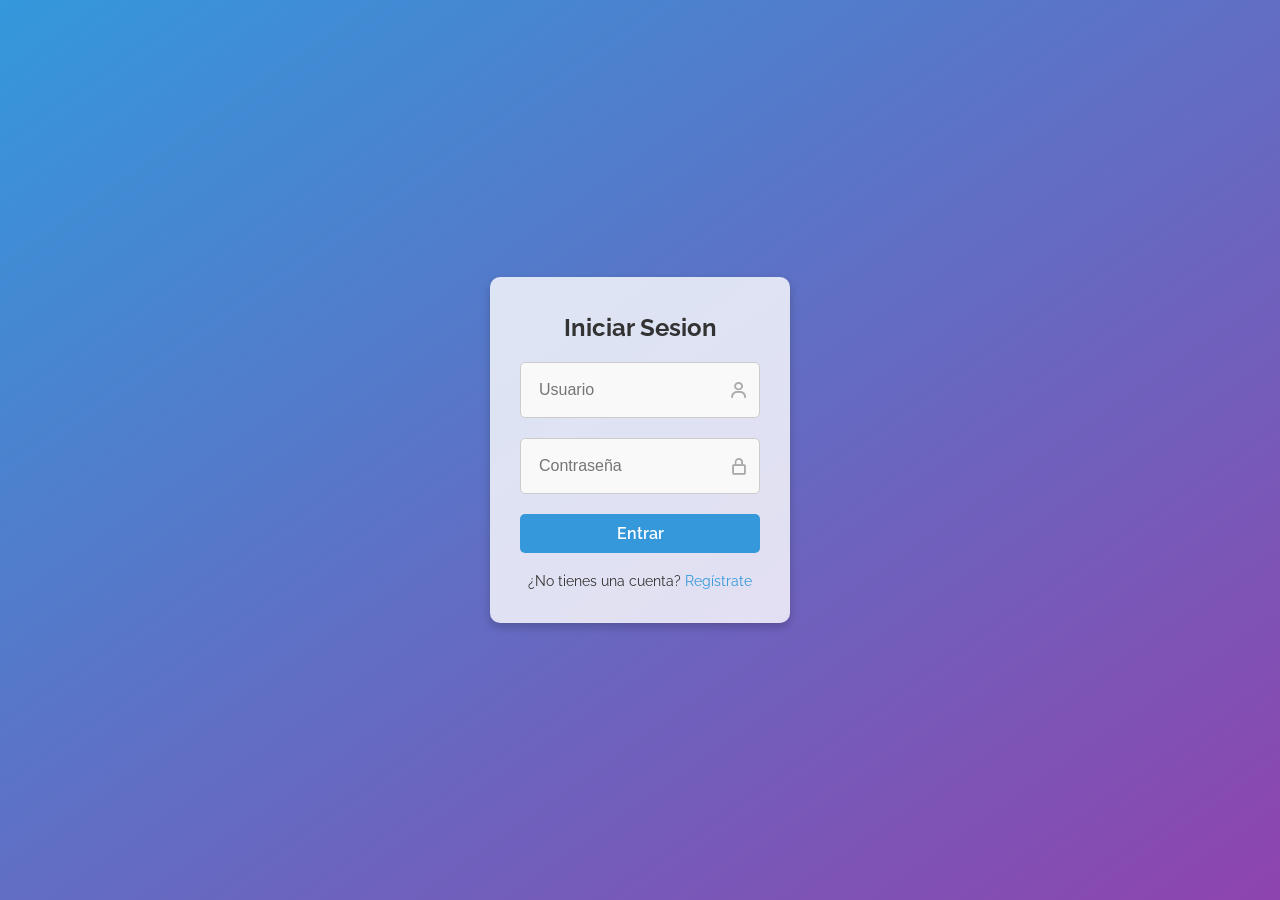
<file: index.html>
<!DOCTYPE html>
<html lang="es">

<head>
    <!-- MetaDatos -->
    <meta charset="UTF-8">
    <meta name="viewport" content="width=device-width, initial-scale=1.0">
    <!-- CSS -->
    <link rel="stylesheet" href="css/style.css">
    <!-- Favicon -->
    <link rel="shortcut icon" href="image/logo/favicon2.png" type="image/x-icon">
    <!-- Boxicons es una biblioteca de íconos gratuitos y personalizables diseñada para proyectos web. -->
    <link href='https://unpkg.com/boxicons@2.1.4/css/boxicons.min.css' rel='stylesheet'>
    <!-- Título -->
    <title>Gestor De Inventario | Iniciar Sesion</title>
</head>
   
<body>
    
    <div>
        <!-- Login inicio de sesion -->
        <form class="form__login" id="loginForm" aria-labelledby="login-form">

            <h1 class="form__title" id="login-form">Iniciar Sesion</h1>

            <!-- Campo de usuario -->
            <div class="form__input">
                <label class="form__label"> <!-- el atributo for="" no es nesesario si el input esta dentro del label decir ya esta relacionado -->
                    <input type="text" id="usuario" name="usuario" placeholder="Usuario" autocomplete="username" required aria-label="Usuario">
                    <i class="bx bx-user"></i>
                </label>
            </div>
            <!-- Campo de contraseña -->
            <div class="form__input">
                <label class="form__label">
                    <input type="password" id="password" name="password" placeholder="Contraseña" autocomplete="current-password" required aria-label="Password">
                    <i class="bx bx-lock-alt"></i>
                </label>
                
            </div>
            <!-- Botón inicio de sesion -->
            <div class="form__input">
                    <input class="form__btn" type="submit" value="Entrar">
            </div>
 

            <!-- Enlaces -->
            <!--<p class="form__link">
                <label>Recordarme
                    <input type="checkbox">
                </label>
                <a href="#">¿Olvidaste tu contraseña</a>
            </p> -->
            <p class="form__link">
                ¿No tienes una cuenta?<a href="pages/registro.html" aria-label="registrarse"> Regístrate</a>
            </p>
        </form>
    </div>
    
    <!-- Scripts -->
    <!-- Script para manejar la lógica de inicio de sesión y registro -->
    <script src="js/login.js"></script>
    <!-- Script para manejar el almacenamiento de datos -->
    <script src="js/storage.js"></script>

</body>

</html>
</file>
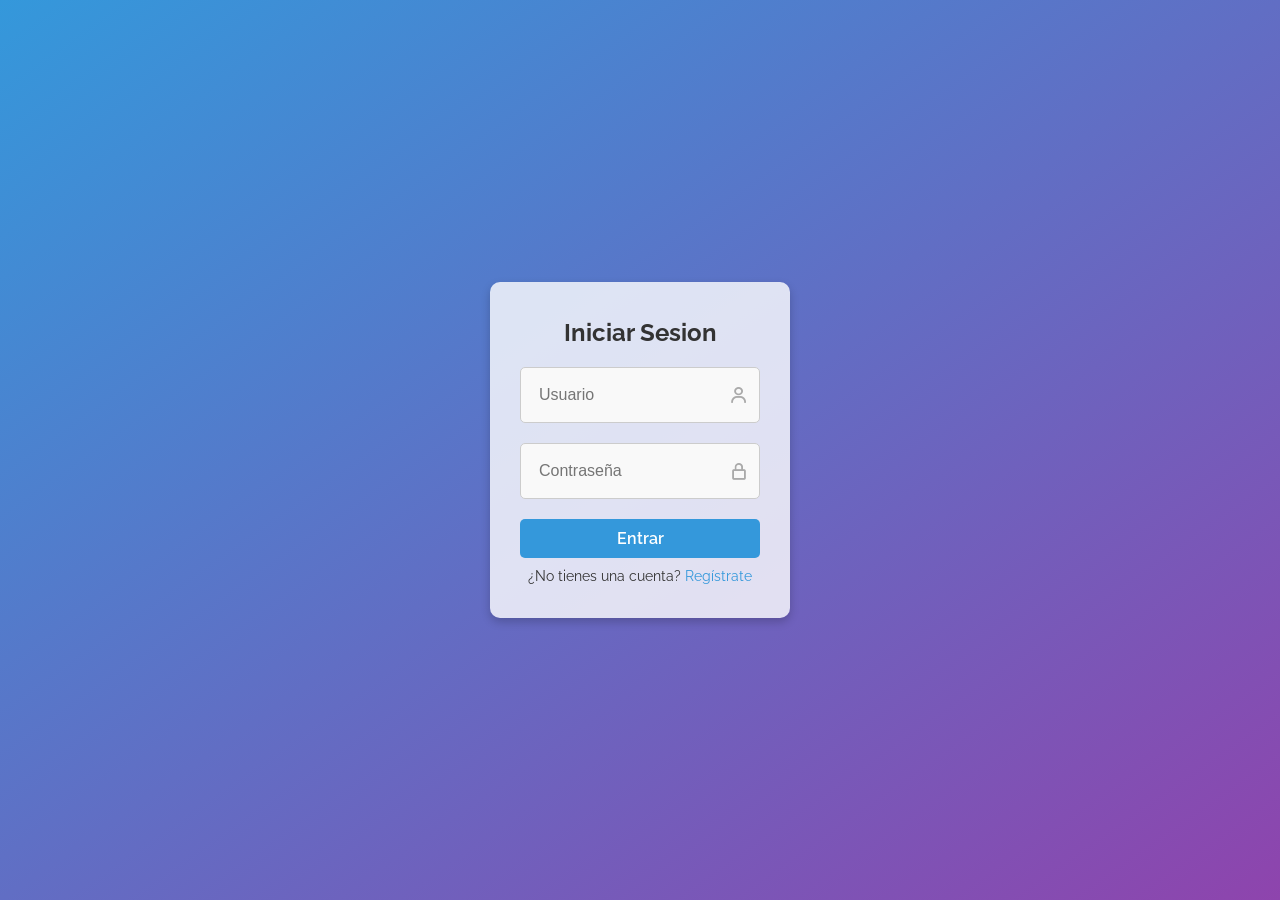
<file: login.html>
<!DOCTYPE html>
<html lang="es">

<head>
    <!-- MetaDatos -->
    <meta charset="UTF-8">
    <meta name="viewport" content="width=device-width, initial-scale=1.0">
    <!-- CSS -->
    <link rel="stylesheet" href="css/login.css">
    <!-- Favicon -->
    <link rel="shortcut icon" href="image/logo/favicon2.png" type="image/x-icon">
    <!-- Boxicons es una biblioteca de íconos gratuitos y personalizables diseñada para proyectos web. -->
    <link href='https://unpkg.com/boxicons@2.1.4/css/boxicons.min.css' rel='stylesheet'>
    <!-- Título -->
    <title>Gestor De Inventario | Iniciar Sesion</title>
</head>

<body>

    <main class="login__container">

        <!-- Formulario inicio de sesion -->
        <form class="login__form" id="loginForm">

            <h1 class="login__title">Iniciar Sesion</h1>

            <!-- Campo de usuario -->
            <div class="login__field">
                <label class="login__label">
                    <!-- el atributo for="" no es nesesario si el input esta dentro del label decir ya esta relacionado -->
                    <input class="login__input" type="text" id="usuario" name="usuario" placeholder="Usuario"
                        autocomplete="username" required aria-label="Usuario">
                    <i class="bx bx-user login__icon"></i>
                </label>
            </div>
            <!-- Campo de contraseña -->
            <div class="login__field">
                <label class="login__label">
                    <input class="login__input" type="password" id="password" name="password" placeholder="Contraseña"
                        autocomplete="current-password" required aria-label="Password">
                    <i class="bx bx-lock-alt login__icon"></i>
                </label>

            </div>
            <!-- Botón inicio de sesion -->
            <button class="login__button" type="submit">Entrar</button>


            <!-- Enlaces -->
            <!--<p class="form__link">
                <label>Recordarme
                    <input type="checkbox">
                </label>
                <a href="#">¿Olvidaste tu contraseña</a>
            </p> -->
            <p class="login__link">
                ¿No tienes una cuenta?<a href="pages/registro.html" aria-label="registrarse"> Regístrate</a>
            </p>
        </form>
    </main>

    <!-- Scripts de lógica y almacenamiento de la aplicación -->
    <script src="js/login.js"></script>
    <script src="js/storage.js"></script>

</body>

</html>
</file>
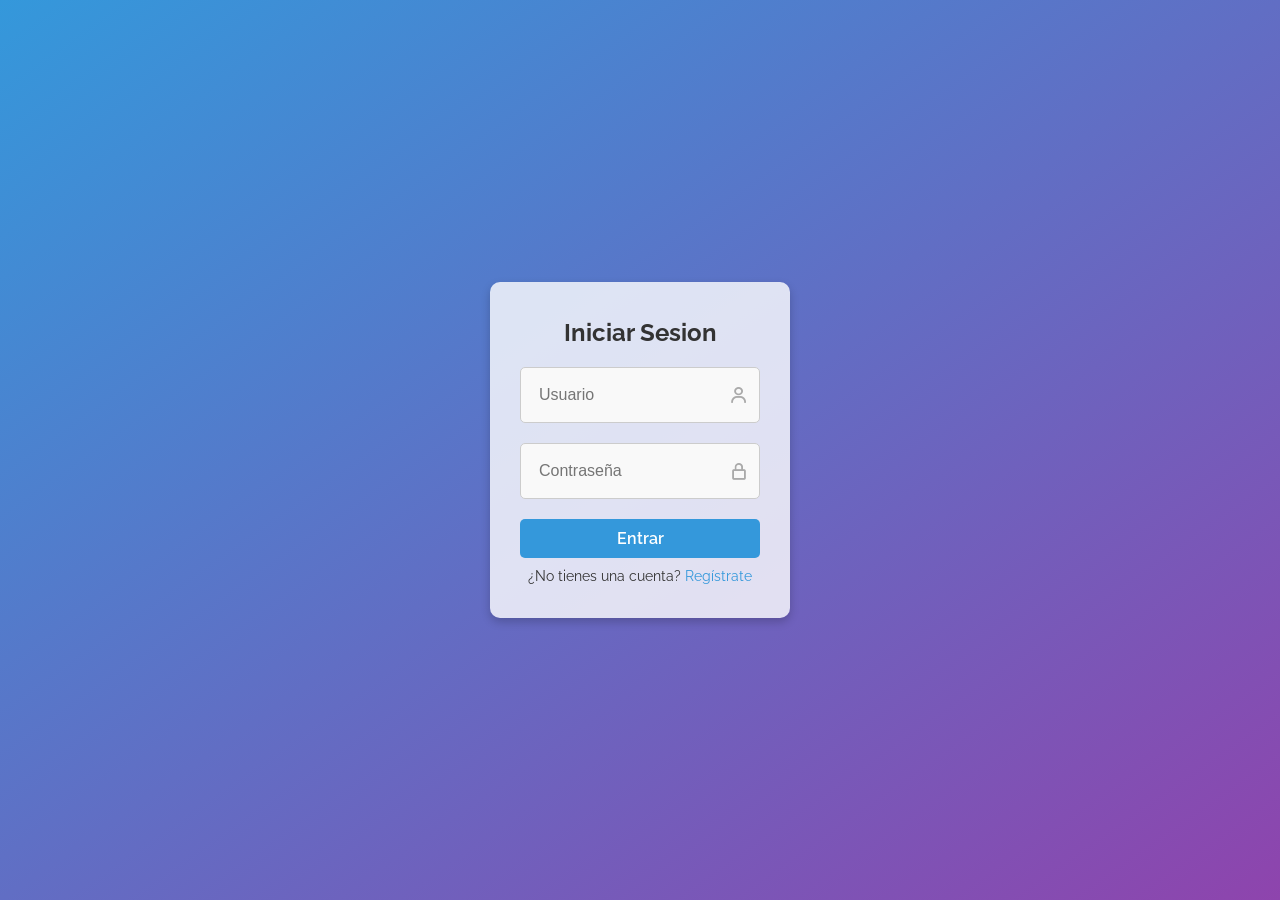
<file: pages/dashboard.html>
<!DOCTYPE html>
<html lang="es">

<head>
    <!-- MetaDatos -->
    <meta charset="UTF-8">
    <meta name="viewport" content="width=device-width, initial-scale=1.0">
    <!-- CSS -->
    <link rel="stylesheet" href="../css/dashboard.css">
    <!-- Boxicons -->
    <link rel="stylesheet" href="https://unpkg.com/boxicons@2.1.4/css/boxicons.min.css">
    <!-- Titulo -->
    <title>Gestor De Inventario | Dashboard</title>
</head>

<body id="dashboardPage">

    <!-- Contenedor principal del dashboard -->
    <div class="dashboard__container">

        <!-- Barra lateral -->
        <aside class="dashboard__sidebar">
            <!-- Identidad del sistema -->
            <div class="dashboard__brand">
                <!-- Botón para cerrar el menú lateral en pantallas pequeñas -->
                <button class="dashboard__menu-close" id="menuCloseButton" type="button"
                    aria-label="Cerrar menú de navegación">
                    <i class="bx bx-x"></i>
                </button>
                <span class="dashboard__logo">
                    <i class="bx bx-cube dashboard__logo-icon"></i></span>
                <span class="dashboard__name">InventoryPro</span>
            </div>

            <!-- Navegación principal -->
            <nav class="dashboard__nav">
                <a href="#dashboard" class="dashboard__nav-link dashboard__nav-link--active">
                    <i class="bx bx-grid-alt dashboard__nav-icon"></i>Resumen
                </a>
                <a href="#alerts" class="dashboard__nav-link">
                    <i class="bx bx-error dashboard__nav-icon"></i>Alertas
                </a>
                <a href="#product" class="dashboard__nav-link">
                    <i class="bx bx-package dashboard__nav-icon"></i>Productos
                </a>
            </nav>

            <!-- Información del usuario -->
            <div class="dashboard__user">
                <i class="bx bx-user-circle dashboard__user-icon" aria-hidden="true"></i>

                <div class="dashboard__user-info">
                    <span class="dashboard__user-name" id="currentUserName">Usuario</span>
                    <span class="dashboard__user-role">Administrador</span>
                </div>
            </div>

            <!-- Cierre de sesión -->
            <button class="dashboard__logout" id="logoutButton" type="button">
                <i class="bx bx-log-out dashboard__logout-icon" aria-hidden="true"></i>
                Cerrar sesión
            </button>
        </aside>

        <!-- Contenido principal -->
        <main class="dashboard__main" id="dashboard">

            <!-- Botón para abrir el menú lateral en pantallas pequeñas -->
            <button class="dashboard__menu-button" id="menuButton" type="button" aria-label="Abrir menú de navegación">
                <i class="bx bx-menu"></i>
            </button>

            <!-- Encabezado del dashboard-->
            <header class="dashboard__header">

                <div>
                    <p class="dashboard__subtitle">Panel de control</p>

                    <h1 class="dashboard__title">Gestión de inventario</h1>

                    <p class="dashboard__date" id="currentDate">Fecha actual</p>

                    <p class="dashboard__welcome">Bienvenido al sistema de inventario.</p>
                </div>

                <!-- Más adelante abrirá el modal de registro -->
                <button class="dashboard__new-product" id="newProductButton" type="button">
                    <i class="bx bx-plus dashboard__add-icon" aria-hidden="true"></i> Nuevo producto
                </button>
            </header>

            <!-- Resumen del inventario -->
            <section class="dashboard__summary">
                <p class="dashboard__subtitle">Vista general</p>
                <h2 class="dashboard__section-title">Estado del inventario</h2>

                <div class="dashboard__cards">
                    <article class="dashboard__card">
                        <span class="dashboard__card-label">Productos registrados</span>
                        <strong class="dashboard__card-value" id="totalProducts">0</strong>
                    </article>

                    <article class="dashboard__card">
                        <span class="dashboard__card-label">Unidades disponibles</span>
                        <strong class="dashboard__card-value" id="totalUnits">0</strong>
                    </article>

                    <article class="dashboard__card">
                        <span class="dashboard__card-label">Stock bajo</span>
                        <strong class="dashboard__card-value" id="lowStockCount">0</strong>
                    </article>

                    <article class="dashboard__card">
                        <span class="dashboard__card-label">Categorias</span>
                        <strong class="dashboard__card-value" id="totalCategories">0</strong>
                    </article>
                </div>
            </section>

            <!-- Productos con bajo stock -->
            <section class="dashboard__alerts" id="alerts">

                <div class="dashboard__section-header">
                    <div>
                        <p class="dashboard__subtitle">Control de existencias</p>
                        <h2 class="dashboard__section-title">Productos con bajo stock</h2>
                    </div>
                    <span class="dashboard__alert-count" id="alertCount">0 Alertas</span>
                </div>

                <!-- Más adelante JavaScript insertará aqui las alertas -->
                <div class="dashboard__alert-list" id="lowStockList">
                    <p class="dashboard__empty-message">No hay productos con stock bajo.</p>
                </div>
            </section>

            <!-- Catálogo y listado de productos -->
            <section class="dashboard__catalog" id="product">
                <p class="dashboard__subtitle">Catálogo</p>
                <h2 class="dashboard__section-title">Listado de productos</h2>

                <!-- Herramientas de búsqueda y filtrado -->
                <div class="dashboard__toolbar">
                    <!-- Buscador -->
                    <div class="dashboard__search">
                        <i class="bx bx-search dashboard__search-icon" aria-hidden="true"></i>
                        <input class="dashboard__search-input" id="productSearch" type="search"
                            placeholder="Buscar por nombre o código" aria-label="Buscar productos por nombre o código">
                    </div>
                    <!-- Filtro por categoria -->
                    <select class="dashboard__filter" id="categoryFilter">
                        <option value="">Todas las categorias</option>
                    </select>
                </div>

                <!-- Listado de productos -->
                <div class="dashboard__product-list">

                    <table class="dashboard__table">

                        <thead class="dashboard__table-head">
                            <!-- Fila de encabezado de la tabla -->
                            <tr>
                                <th>Producto</th>
                                <th>Categoria</th>
                                <th>Precio</th>
                                <th>Stock</th>
                                <th>Estado</th>
                                <th>Acciones</th>
                            </tr>
                        </thead>

                        <tbody class="dashboard__table-body" id="productsTableBody">
                            <!-- Más adelante JavaScript generará aqui las filas de productos -->

                        </tbody>

                    </table>

                </div>

            </section>

        </main>

        <!-- Modal nuevo producto -->
        <dialog class="product-modal" id="productModal">

            <!-- Formulario para registrar nuevo producto -->
            <form class="product-modal__form" id="productForm">
                <!-- Encabezado del formulario -->
                <header class="product-modal__header">
                    <div>
                        <p class="product-modal__subtitle">Inventario</p>
                        <h2 class="product-modal__title">Nuevo producto</h2>
                    </div>
                    <!-- Botón para cerrar el modal -->
                    <button class="product-modal__close" id="productModalClose"><i class="bx bx-x"></i></button>
                </header>

                <!-- Grupo de campos del producto  -->
                <fieldset class="product-modal__fields">
                   
                    <!-- Contenedores de cada label e input -->
                    <!-- Nombre del producto -->
                    <div class="product-modal__field">
                        <label class="product-modal__label" for="productName">Nombre del producto</label>
                        <input class="product-modal__input" type="text" id="productName" name="Nombre del producto"
                            placeholder="Ej: Teclado mecánico" required>
                    </div>

                    <!-- Código -->
                    <div class="product-modal__field">
                        <label class="product-modal__label" for="productCode">Código</label>
                        <input class="product-modal__input" type="text" id="productCode" name="Codigo"
                            placeholder="Ej: TEC-001" required>
                    </div>

                    <!-- Categoría -->
                    <div class="product-modal__field">
                        <label class="product-modal__label" for="productCategory">Categoría</label>
                        <input class="product-modal__input" type="text" id="productCategory" name="Categoria"
                            placeholder="Ej: Periféricos" required>
                    </div>

                    <!-- Precio -->
                    <div class="product-modal__field">
                        <label class="product-modal__label" for="productPrice">Precio</label>
                        <input class="product-modal__input" type="number" id="productPrice" name="Precio" min="0"
                            step="0.01" placeholder="0" required>
                    </div>

                    <!-- Cantidad -->
                    <div class="product-modal__field">
                        <label class="product-modal__label" for="productQuantity">Cantidad</label>
                        <input class="product-modal__input" type="number" id="productQuantity" name="Cantidad" min="0"
                            step="1" placeholder="0" required>
                    </div>

                    <!-- Stock mínimo -->
                    <div class="product-modal__field">
                        <label class="product-modal__label" for="productMinStock">Stock mínimo</label>
                        <input class="product-modal__input" type="number" id="productMinStock" name="StockMinimo"
                            min="0" step="1" placeholder="0" required>
                    </div>

                </fieldset>

                    <!-- Acciones del formulario -->
                    <div class="product-modal__actions">
                        <button class="product-modal__button product-modal__button--secondary" id="cancelProductButton"
                            type="button">
                            Cancelar
                        </button>
                        <button class="product-modal__button product-modal__button--primary"
                            type="submit">
                            Guardar producto
                        </button>
                    </div>

            </form>

        </dialog>

    </div>

    <!-- Scripts de lógica y almacenamiento de la aplicación -->
    <script src="../js/storage.js"></script>
    <script src="../js/login.js"></script>
    <script src="../js/dashboard.js"></script>
    <script src="../js/productos.js"></script>

</body>

</html>
</file>
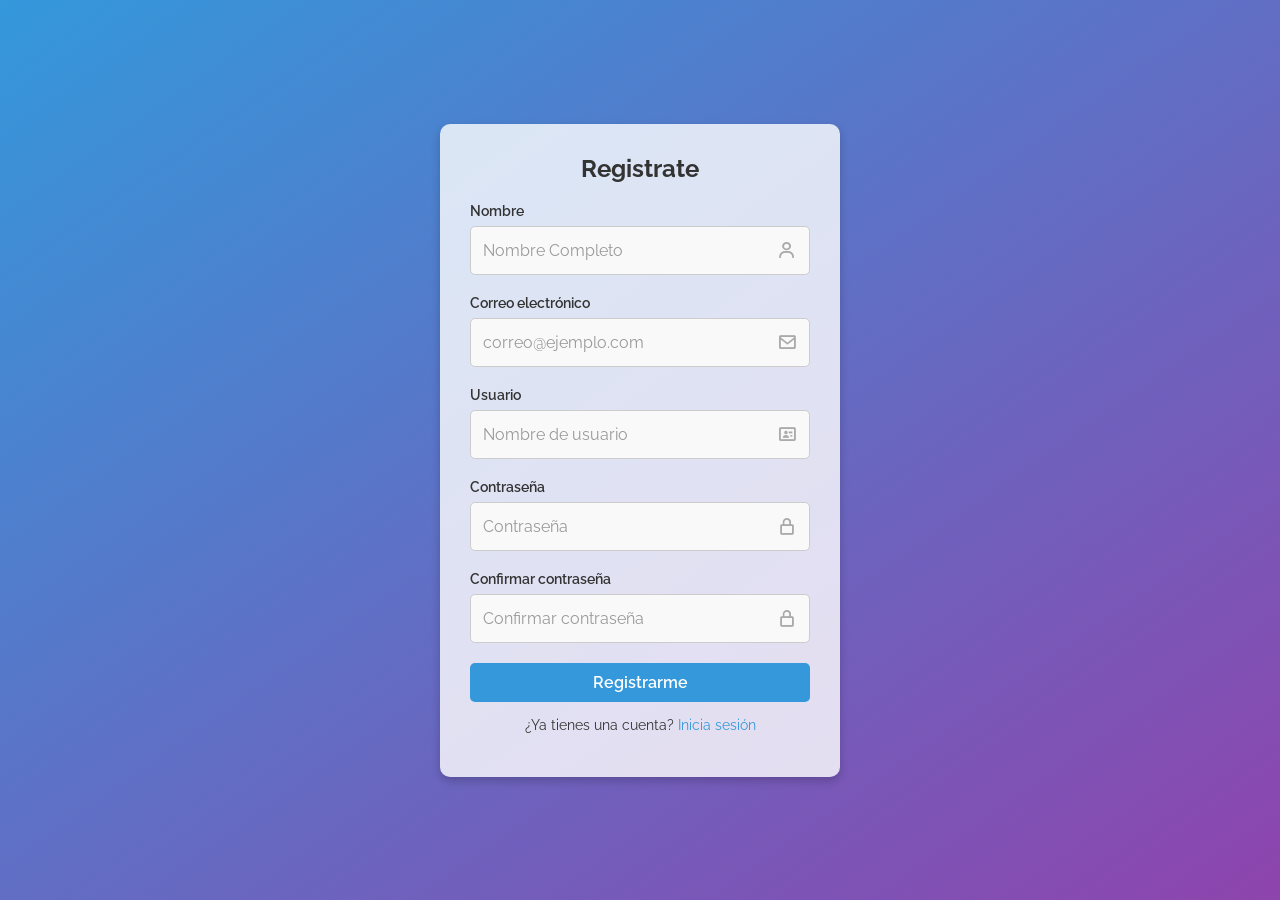
<file: pages/registro.html>
<!DOCTYPE html>
<html lang="en">

<head>
    <!-- MetaDatos -->
    <meta charset="UTF-8">
    <meta name="viewport" content="width=device-width, initial-scale=1.0">
    <!-- CSS -->
    <link rel="stylesheet" href="../css/registro.css">
    <!-- Favicon -->
    <link rel="shortcut icon" href="../image/logo/favicon2.png" type="image/x-icon">
    <!-- Boxicon -->
    <link href="https://unpkg.com/boxicons@2.1.4/css/boxicons.min.css" rel="stylesheet">
    <!-- Título -->
    <title>Gestor De Inventarios | Login De Registro</title>
</head>

<body>

    <main class="register__container">
        <!-- Formulario de registro -->
        <form class="register__form" id="registerForm">

            <h1 class="register__title">Registrate</h1>

            <!-- Campo de usuario -->
            <div class="register__field">
                <label class="register__label" for="nombre">
                    Nombre
                </label>

                <div class="register__control">
                    <input class="register__input" type="text" id="nombre" name="nombre" placeholder="Nombre Completo"
                        autocomplete="name" required aria-label="Nombre Completo">

                    <i class="bx bx-user register__icon"></i>

                </div>

            </div>

            <!-- Campo de correo -->
            <div class="register__field">

                <label class="register__label" for="email">
                    Correo electrónico
                </label>

                <div class="register__control">
                    <input class="register__input" type="email" id="email" name="email" placeholder="correo@ejemplo.com"
                        autocomplete="email" required aria-label="Correo electrónico">

                    <i class="bx bx-envelope register__icon"></i>

                </div>

            </div>

            <!-- Campo de usuario -->
            <div class="register__field">
                <label class="register__label" for="usuario">
                    Usuario
                </label>

                <div class="register__control">
                    <input class="register__input" type="text" id="usuario" name="usuario"
                        placeholder="Nombre de usuario" autocomplete="username" required>

                    <i class="bx bx-id-card register__icon"></i>

                </div>

            </div>

            <!-- Campo de contraseña -->
            <div class="register__field">
                <label class="register__label" for="password">
                    Contraseña
                </label>

                <div class="register__control">
                    <input class="register__input" type="password" id="password" name="password"
                        placeholder="Contraseña" autocomplete="new-password" required aria-label="Contraseña">

                    <i class="bx bx-lock-alt register__icon"></i>

                </div>

            </div>

            <!-- Confirmar contraseña -->
            <div class="register__field">
                <label class="register__label" for="confirmPassword">
                    Confirmar contraseña
                </label>

                <div class="register__control">
                    <input class="register__input" type="password" id="confirmPassword" name="confirmPassword"
                        placeholder="Confirmar contraseña" autocomplete="new-password" required
                        aria-label="Confirmar contraseña">

                    <i class="bx bx-lock-alt register__icon"></i>

                </div>

            </div>

            <!-- Botón de registro -->
            <button class="register__button" type="submit">Registrarme</button>

            <!-- Volver al login-->
            <p class="register__link">
                ¿Ya tienes una cuenta? <a href="../login.html" aria-label="Iniciar sesión">Inicia sesión</a>
            </p>

        </form>

    </main>

    <!-- Scripts de lógica y almacenamiento de la aplicación -->
    <script src="../js/storage.js"></script>
    <script src="../js/registro.js"></script>

</body>

</html>
</file>
<file: css/style.css>
@import url('https://fonts.googleapis.com/css2?family=League+Spartan:wght@100..900&family=Raleway:ital,wght@0,100..900;1,100..900&family=Roboto:ital,wght@0,100;0,300;0,400;0,500;0,700;0,900;1,100;1,300;1,400;1,500;1,700;1,900&display=swap');
* {
    box-sizing: border-box;
} 
/* Estilo para el body */
body {
    font-family: 'Raleway', sans-serif;
    margin: 0;
    padding: 0;
    min-height: 100vh;
    display: flex;
    justify-content: center;
    align-items: center;
    background: linear-gradient(to bottom right, #3498db, #8e44ad); /* Fondo azul */
}

/* Estilos para el login */
.form__login {
    background: rgba(255, 255, 255, 0.8); /* Fondo del formulario  */
    border-radius: 10px;
    box-shadow: 0px 4px 10px rgba(0, 0, 0, 0.2);
    padding: 20px 30px;
    max-width: 300px;
    width: 100%;
    
}

/* Título del login */
.form__title {
    text-align: center;
    color: #333;
    margin-bottom: 20px;
    font-size: 24px;
    font-weight: bold;
}

/* Estilos para los campos del login */
.form__input {
    position: relative;
    margin-bottom: 20px;
}

.form__label {
    display: flex;
    align-items: center;
    gap: 10px;
    border: 1px solid #ccc;
    border-radius: 5px;
    padding: 10px;
    background-color: #f9f9f9;
}

.form__label input {
    border: none;
    outline: none;
    flex: 1;
    min-width: 0; /* Evita que el input se desborde del contenedor */
    padding: 8px;
    font-size: 16px;
    background-color: transparent;
}

.form__label i {
    font-size: 20px;
    color: #aaa;
    flex-shrink: 0; /* Evita que el icono se reduzca de tamaño */
    margin-left: 5px; /* Espacio entre el icono y el borde del input */
}

/* Estilo del botón */
.form__btn {
    width: 100%;
    padding: 10px;
    background-color: #3498db;
    color: white;
    border: none;
    border-radius: 5px;
    font-size: 16px;
    cursor: pointer;
    transition: background-color 0.2s ease;
    font-weight: 600;
    font-family: inherit; /* Mantener la fuente consistente */
}

.form__btn:hover {
    background-color: #35759f;
}

/* Estilos de los enlaces */
.form__link {
    text-align: center;
    margin-top: 10px;
    font-size: 14px;
    color: #333;
}

.form__link a {
    color: #3498db;
    text-decoration: none;
}

.form__link a:hover {
    text-decoration: underline;
}
</file>
<file: css/login.css>
@import url('https://fonts.googleapis.com/css2?family=League+Spartan:wght@100..900&family=Raleway:ital,wght@0,100..900;1,100..900&family=Roboto:ital,wght@0,100;0,300;0,400;0,500;0,700;0,900;1,100;1,300;1,400;1,500;1,700;1,900&display=swap');
* {
    box-sizing: border-box;
} 
/* Estilo para el body */
body {
    font-family: 'Raleway', sans-serif;
    margin: 0;
    padding: 0;
    min-height: 100vh;
    display: flex;
    justify-content: center;
    align-items: center;
    background: linear-gradient(to bottom right, #3498db, #8e44ad); /* Fondo azul */
}

/* Estilos para el login */
.login__form {
    background: rgba(255, 255, 255, 0.8); /* Fondo del formulario  */
    border-radius: 10px;
    box-shadow: 0px 4px 10px rgba(0, 0, 0, 0.2);
    padding: 20px 30px;
    max-width: 300px;
    width: 100%;
    
}

/* Título del login */
.login__title {
    text-align: center;
    color: #333;
    margin-bottom: 20px;
    font-size: 24px;
    font-weight: bold;
}

/* Estilos para los campos del login */
.login__field {
    position: relative;
    margin-bottom: 20px;
}

.login__label {
    display: flex;
    align-items: center;
    gap: 10px;
    border: 1px solid #ccc;
    border-radius: 5px;
    padding: 10px;
    background-color: #f9f9f9;
}

.login__input {
    border: none;
    outline: none;
    flex: 1;
    min-width: 0; /* Evita que el input se desborde del contenedor */
    padding: 8px;
    font-size: 16px;
    background-color: transparent;
}

.login__icon {
    font-size: 20px;
    color: #aaa;
    flex-shrink: 0; /* Evita que el icono se reduzca de tamaño */
    margin-left: 5px; /* Espacio entre el icono y el borde del input */
}

/* Estilo del botón */
.login__button {
    width: 100%;
    padding: 10px;
    background-color: #3498db;
    color: white;
    border: none;
    border-radius: 5px;
    font-size: 16px;
    cursor: pointer;
    transition: background-color 0.2s ease;
    font-weight: 600;
    font-family: inherit; /* Mantener la fuente consistente */
}

.login__button:hover {
    background-color: #35759f;
}

/* Estilos de los enlaces */
.login__link {
    text-align: center;
    margin-top: 10px;
    font-size: 14px;
    color: #333;
}

.login__link a {
    color: #3498db;
    text-decoration: none;
}

.login__link a:hover {
    text-decoration: underline;
}
</file>
<file: css/dashboard.css>
@import url('https://fonts.googleapis.com/css2?family=Raleway:wght@400;500;600;700&display=swap');

/* Configuración general */
* {
    box-sizing: border-box;
}

html {
    /* Suaviza el desplazamiento entre las secciones de la página */
    scroll-behavior: smooth;
}

body {
    margin: 0;
    font-family: 'Raleway', sans-serif;
    background-color: #f5f6fa;
    color: #333;
}

.dashboard__container {
    min-height: 100vh;
    display: flex; /* Organiza el sidebar y el contenido principal horizontalmente */
}

/* Barra lateral */
.dashboard__sidebar {
    width: 240px;
    min-height: 100vh;
    padding: 24px 18px;
    display: flex;
    flex-direction: column;
    background-color: #1f2937;
    color: #fff;
}

/* Identidad del sistema */
.dashboard__brand {
    display: flex;
    align-items: center;
    gap: 10px;
    margin-bottom: 40px;
}

.dashboard__logo {
    display: flex;
    justify-content: center;
    align-items: center;
    width: 42px;
    height: 42px;
    border-radius: 8px;
    background-color: #3498db;
    font-size: 12px;
    font-weight: 700;
}

.dashboard__name {
    font-size: 17px;
    font-weight: 700;
}

/* Navegación principal*/
.dashboard__nav {
    display: flex;
    flex-direction: column;
    gap: 8px;
}

.dashboard__nav-link {
    display: flex;
    align-items: center;
    gap: 12px;
    padding: 12px;
    border-radius: 7px;
    color: #d1d5db;
    text-decoration: none;
    transition: background-color 0.2s ease, color 0.2s ease;
}

.dashboard__nav-link i {
    font-size: 20px;
}

.dashboard__nav-link:hover {
    background-color: #35759f;
    color: #fff;
}

/* Modificador BEM para el enlace activo */
.dashboard__nav-link--active {
    background-color: #3498db;
    color: #fff;
}

/* Información del usuario */
.dashboard__user {
    margin-top: auto; /* Empuja la sección del usuario hacia abajo */
    display: flex;
    align-items: center;
    gap: 10px;
    padding-top: 20px;
    border-top: 1px solid #374151;
}

.dashboard__user-icon {
    font-size: 38px;
}

.dashboard__user-info {
    display: contents;
    flex-direction: column;
}

.dashboard__user-name {
    font-size: 14px;
    font-weight: 600;
}

.dashboard__user-role {
    margin-top: 3px;
    color: #9ca3af;
    font-size: 12px;
}

/* Cierre de sesión */
.dashboard__logout {
     margin-top: 16px;
    padding: 10px 12px;
    display: flex;
    align-items: center;
    gap: 10px;
    border: none;
    border-radius: 7px;
    background-color: transparent;
    color: #d1d5db;
    font-family: inherit;
    font-size: 14px;
    cursor: pointer;
    transition: background-color 0.2s ease, color 0.2s ease;
}

.dashboard__logout:hover {
    background-color: #374151;
    color: #fff;
}

/* Contenido principal */
.dashboard__main {
    flex: 1;
    min-width: 0;
    padding: 22px 55px;
}

/* Encabezado del dashboard */
.dashboard__header {
    display: flex;
    justify-content: space-between;
    align-items: flex-start;
    gap: 24px;
    margin-bottom: 15px;
}

/* Texto secundario utilizado en varias secciones */
.dashboard__subtitle {
    margin: 0 0 7px;
    color: #3498db;
    font-size: 14px;
    font-weight: 700;
}

.dashboard__title {
    margin: 0;
    color: #1f2937;
    font-size: 32px;
    font-weight: 700;
}

.dashboard__date {
    margin: 5px 0;
    color: #6b7280;
    font-size: 14px;
}

.dashboard__welcome {
    margin: 8px 0;
    color: #6b7280;
    font-size: 15px;
}

/* Botón para registrar un nuevo producto */
.dashboard__new-product {
    display: flex;
    align-items: center;
    gap: 8px;
    padding: 11px 16px;
    margin-top: 26px;
    border: none;
    border-radius: 7px;
    background-color: #3498db;
    color: #fff;
    font-family: inherit;
    font-size: 14px;
    font-weight: 600;
    cursor: pointer;
    transition: background-color 0.2s ease;
}

.dashboard__new-product i {
    font-size: 20px;
}

.dashboard__new-product:hover {
    background-color: #35759f;
}

/* Resumen del inventario */
.dashboard__summary {
    margin-bottom: 32px;
}

.dashboard__section-title {
    margin: 0 0 16px;
    color: #1f2937;
    font-size: 18px;
}

/* Contenedor de tarjetas */
.dashboard__cards {
    display: grid;
    grid-template-columns: repeat(4, 1fr);
    gap: 16px;
}

/* Tarjeta individual */
.dashboard__card {
    padding: 25px;
    background-color: #fff;
    border: 1px solid #e5e7eb;
    border-radius: 10px;
    box-shadow: 0 2px 6px rgba(0, 0, 0, 0.05); /* Agraga una sombra suave a las tarjetas */
}

.dashboard__card-label {
    display: block;
    margin-bottom: 12px;
    color: #6b7280;
    font-size: 14px;
    font-weight: 500;
}

.dashboard__card-value {
    display: block;
    color: #1f2937;
    font-size: 30px;
    font-weight: 700;
}

/* Productos con bajo stock */
.dashboard__alerts {
    margin-bottom: 32px;
    padding: 24px;
    background-color: #fff;
    border: 1px solid #e5e7eb;
    border-radius: 10px;
    box-shadow: 0 2px 6px rgba(0, 0, 0, 0.05); /* Agrega una sombra suave */
}

/* Encabezado de la sección de alertas */
.dashboard__section-header {
    display: flex;
    justify-content: space-between;
    align-items: flex-start;
    gap: 16px;
    margin-bottom: 20px;
}

/* Contador de productos con bajo stock */
.dashboard__alert-count {
    padding: 6px 10px;
    border-radius: 20px;
    background-color: #fef2f2;
    color: #dc2626;
    font-size: 13px;
    font-weight: 600;
    margin-top: 18px;
}

/* Contenedor donde JavaScript mostrará las alertas */
.dashboard__alert-list {
    display: flex;
    flex-direction: column;
    gap: 12px;
}

/* Mensaje mostrado cuando no existen alertas */
.dashboard__empty-message {
    margin: 0;
    padding: 18px;
    border: 1px dashed #d1d5db; /* dashed: significa border discontinuo */
    border-radius: 8px;
    color: #6b7280;
    text-align: center;
    font-size: 14px;
}

/* Catálogo y listado de productos */
.dashboard__catalog {
    padding: 24px;
    background-color: #fff;
    border: 1px solid #e5e7eb;
    border-radius: 10px;
    box-shadow: 0 2px 6px rgba(0, 0, 0, 0.05);
}

/* Herramientas de búsqueda y filtrado */
.dashboard__toolbar {
    display: flex;
    align-items: center;
    gap: 16px;
    margin-bottom: 20px;
}

/* Buscador */
.dashboard__search {
    flex: 1;
    display: flex;
    align-items: center;
    gap: 10px;
    padding: 0 12px;
    border: 1px solid #d1d5db;
    border-radius: 7px;
    background-color: #f9fafb;
}
/* Pseudoclase: resalta el borde cuando el buscador tiene el foco */
.dashboard__search:focus-within {
    border-color: #3498db; 
}

.dashboard__search i {
    flex-shrink: 0; /* Evita que el icono se encoja */
    color: #6b7280;
    font-size: 20px;
}

.dashboard__search-input {
    width: 100%;
    padding: 11px 0;
    border: none;
    outline: none;
    background-color: transparent;
    color: #333;
    font-family: inherit;
    font-size: 14px;
}

/* Pseudoelemento: cambia el color del texto del placeholder */
.dashboard__search-input::placeholder {
    color: #9ca3af;
}

/* Filtro por categoria */
.dashboard__filter {
    min-width: 190px;
    padding: 11px 12px;
    border: 1px solid #d1d5db;
    border-radius: 7px;
    outline: none;
    background-color: #fff;
    color: #333;
    font-family: inherit;
    font-size: 14px;
    cursor: pointer;
}

.dashboard__filter:focus {
    border-color: #3498db;
}

/* Listado de productos */
.dashboard__product-list {
    width: 100%;
    overflow-x: auto; 
}

/* Tabla */
.dashboard__table {
    width: 100%;
    border-collapse: collapse;
    min-width: 700px;
}

.dashboard__table-head {
    background-color: #f9fafb;
}

.dashboard__table th,
.dashboard__table td {
    padding: 14px 16px;
    border-bottom: 1px solid #e5e7eb;
    text-align: left;
    font-size: 14px;
}

.dashboard__table th {
    color: #4b5563;
    font-weight: 700;
}

.dashboard__table td {
    color: #374151;
}

/* Efectos visuales sobre cada producto */
.dashboard__table-body tr:hover {
    background-color: #f9fafb;
}

/* Botones del menú responsive */
/* Ocultos en escritorio */
.dashboard__menu-button,
.dashboard__menu-close {
    display: none; 
}

/* Modal de productos */
/* Ventana modal para registrar productos */
.product-modal {
    width: min(90%, 560px);
    padding: 0;
    border: none;
    border-radius: 12px;
    background-color: #fff;
    color: #1f2937;
}

/* Fondo oscuro que aparece detrás del modal */
.product-modal::backdrop {
    background-color: rgba(0, 0, 0, 0.45);
}

/* Formulario principal del modal */
.product-modal__form {
    padding: 24px;
}

/* Encabezado del formulario */
.product-modal__header {
    display: flex;
    align-items: flex-start;
    gap: 16px;
    margin-bottom: 24px;
}

.product-modal__subtitle {
    margin: 0 0 4px;
    color: #6b7280;
    font-size: 15px;
    font-weight: 500;
}

.product-modal__title {
    margin: 0;
    font-size: 24px;
    font-weight: 700;
}

/* Botón para cerrar el modal */
.product-modal__close {
    display: flex;
    justify-content: center;
    align-items: center;
    margin-left: auto;
    width: 36px;
    height: 36px;
    border: none;
    border-radius: 7px;
    background-color: transparent;
    color: #4b5563;
    font-size: 25px;
    cursor: pointer;
}

.product-modal__close:hover {
    background-color: #f3f4f6;
}

/* Grupo de campos del producto */
.product-modal__fields {
    margin: 0;
    padding: 0;
    border: none;
}

.product-modal__legend {
    margin-bottom: 16px;
    font-size: 15px;
    font-weight: 600;
}

/* Contenedor de cada label e input */
.product-modal__field {
    display: flex;
    flex-direction: column;
    gap: 7px;
    margin-bottom: 16px;
}

.product-modal__label {
    color: #374151;
    font-size: 14px;
    font-weight: 600;
}

.product-modal__input {
    width: 100%;
    padding: 11px 12px;

    border: 1px solid #d1d5db;
    border-radius: 7px;
    outline: none;

    font-family: inherit;
    font-size: 14px;
}

/* Resalta el campo que tiene el foco */
.product-modal__input:focus {
    border-color: #3498db;
}

.product-modal__input::placeholder {
    color: #9ca3af;
}

/* Botones inferiores del formulario */
.product-modal__actions {
    display: flex;
    justify-content: flex-end;
    gap: 12px;
    margin-top: 24px;
}

.product-modal__button {
    padding: 10px 16px;

    border: none;
    border-radius: 7px;

    font-family: inherit;
    font-size: 14px;
    font-weight: 600;

    cursor: pointer;
}

/* Variante secundaria: cancelar */
.product-modal__button--secondary {
    background-color: #f3f4f6;
    color: #374151;
}

.product-modal__button--secondary:hover {
    background-color: #e5e7eb;
}

/* Variante principal: guardar producto */
.product-modal__button--primary {
    background-color: #3498db;
    color: #fff;
}

.product-modal__button--primary:hover {
    background-color: #35759f;
}

/* Diseño Responsive */
/* pantallas medianas */
@media (max-width: 1024px) {
    /* Las tarjeta pasan de cuatro a dos columnas */
    .dashboard__cards {
        grid-template-columns: repeat(2, 1fr);
    }
}

/* Tablets y pantallas pequeñas */
@media (max-width: 768px) {
    /* La Barra lateral se oculta fuera de la pantalla */
    .dashboard__sidebar {
        position: fixed;
        top: 0;
        left: 0;
        z-index: 1000;
        width: 260px;
        height: 100vh;
        transform: translateX(-100%);
        transition: transform 0.3s ease;
    }

    /* Modificador BEM que muestra la barra lateral cuando javascript agrega la clase*/
    .dashboard__sidebar--open {
        transform: translateX(0);
    }

    /* Muestra el botón hamburguesa */
    .dashboard__menu-button {
        display: flex;
        justify-content: center;
        align-items: center;
        /* Tamaño del botón */
        width: 30px;
        height: 30px;
        margin-bottom: 10px;

        border: none;
        border-radius: 7px;
        background-color: #fff;
        color: #1f2937;
        font-size: 20px;
        cursor: pointer;
    }

    /* Bortón para cerrar la barra lateral */
    .dashboard__menu-close {
        display: flex;
        justify-content: center;
        align-items: center;
        position: absolute;
        top: 18px;
        right: 16px;
        width: 30px;
        height: 30px;
        border: none;
        background-color: transparent;
        color: #fff;
        font-size: 20px;
        cursor: pointer;
    }

    /* La navegación vuelve a ser vertical dentro del menú */
    .dashboard__nav {
        flex-direction: column;
        flex-wrap: nowrap;
    }

    /* Los enlaces pueden repartirse el espacio disponible */
    .dashboard__nav-link {
        
        justify-content: flex-start;
        min-width: 0;
    }

    /* El usuario ya no puede ser empujado al final de la pantalla */
    .dashboard__user {
        margin-top: auto;
    }

    /* El encabezado puede reorganizar sus elementos */
    .dashboard__main {
        padding: 24px;
        /* align-items: center; */
    }

    /* Buscador y filtro pueden ocupar mejor el espacio disponible */
    .dashboard__toolbar {
        flex-wrap: wrap;
    }

    .dashboard__filter {
        flex: 1;
    }

} 

/* Celulares */
@media (max-width: 600px) {
    /* El encabezado pasa a una sola columna */
    .dashboard__header {
        flex-direction: column;
        align-items: stretch;
    }

    /* El botón ocupa todo el ancho disponible */
    .dashboard__new-product {
        justify-content: center;
        width: 100%;
        margin-top: 0;
    }

    /* Las tarjetas pasan a una columna */
    .dashboard__cards {
        grid-template-columns: 1fr;
    }

    /* El buscador y el filtro quedan uno debajo del otro */
    .dashboard__toolbar{
        flex-direction: column;
        align-items: stretch;
    }

    .dashboard__filter {
        width: 100%;
    }

    /* Encabezado de alertas en una sola columna */
    .dashboard__section-header {
        flex-direction: column;
    }

    /* Reduce espacios para aprovechar pantallas pequeñas */
    .dashboard__main {
        padding: 18px;
    }

    .dashboard__sidebar {
        padding: 20px 16px;
    }
}
</file>
<file: css/registro.css>
@import url('https://fonts.googleapis.com/css2?family=Raleway:wght@400;500;600;700&display=swap');

/* configuración global */
* {
    box-sizing: border-box;
}

body {
    margin: 0;
    font-family: 'Raleway', sans-serif;
}

/* contenedor principal */
.register__container {
    display: flex;
    justify-content: center;
    align-items: center;
    min-height: 100vh;
    background: linear-gradient(to bottom right, #3498db, #8e44ad);
    padding: 24px 16px;
}

/* formulario de registro */
.register__form {
    width: 100%;
    height: auto;
    max-width: 400px;
    padding: 30px;
    background: rgba(255, 255, 255, 0.8);
    border-radius: 10px;
    box-shadow: 0px 4px 10px rgba(0, 0, 0, 0.2);
}

/* título del formulario */
.register__title {
    text-align: center;
    color: #333;
    margin-bottom: 20px;
    font-size: 24px;
    font-weight: bold;
    margin-top: 0;
}

/* campos del formulario */
.register__field {
    margin-bottom: 20px;
}

/* etiquetas de los campos */
.register__label {
    display:block;
    margin-bottom: 7px;
    font-weight: 600;
    color: #333;
    font-size: 14px;
}

/*contenedor input y icono */
.register__control {
    display: flex;
    align-items: center;
    border: 1px solid #ccc;
    border-radius: 5px;
    padding: 6px 12px;
    background-color: #f9f9f9;
    gap: 10px;
}

/* estado cuando el usuario interactúa con el campo */
.register__control:focus-within {
    border-color: #3498db;
}

/* estilos del input */
.register__input {
    flex: 1;
    border: none;
    outline: none;
    padding: 8px 0;
    min-width: 0; /* Evita que el input se desborde del contenedor */
    font-family: inherit;
    font-size: 16px;
    background-color: transparent;
    color: #333;
}

/*placeholder del input */
.register__input::placeholder {
    color: #999;

}

/* estilos del icono */
.register__icon {
    font-size: 20px;
    color: #aaa;
    flex-shrink: 0; /* Evita que el icono se reduzca de tamaño */
    margin-left: 5px; /* Espacio entre el icono y el borde del input */
}

/* botón de registro */
.register__button {
    width: 100%;
    padding: 10px;
    background-color: #3498db;
    color: white;
    border: none;
    border-radius: 5px;
    font-size: 16px;
    cursor: pointer;
    transition: background-color 0.2s ease;
    font-family: inherit; /* Mantener la fuente consistente */
    font-weight: 600;
    cursor: pointer;
}   

.register__button:hover {
    background-color: #35759f;
}   

/* enlace de inicio de sesión */
.register__link {
    text-align: center;
    margin-top: 15px;
    font-size: 14px;
    color: #333;
}

.register__link a {
    color: #3498db;
    text-decoration: none;  
}

.register__link a:hover {
    text-decoration: underline;
}

/*! Adaptación para pantallas pequeñas */
@media (max-width: 680px) {
    .register__form {
        padding: 24px 20px;
    }

    .register__title {
        font-size: 23px;
    }
}
</file>
